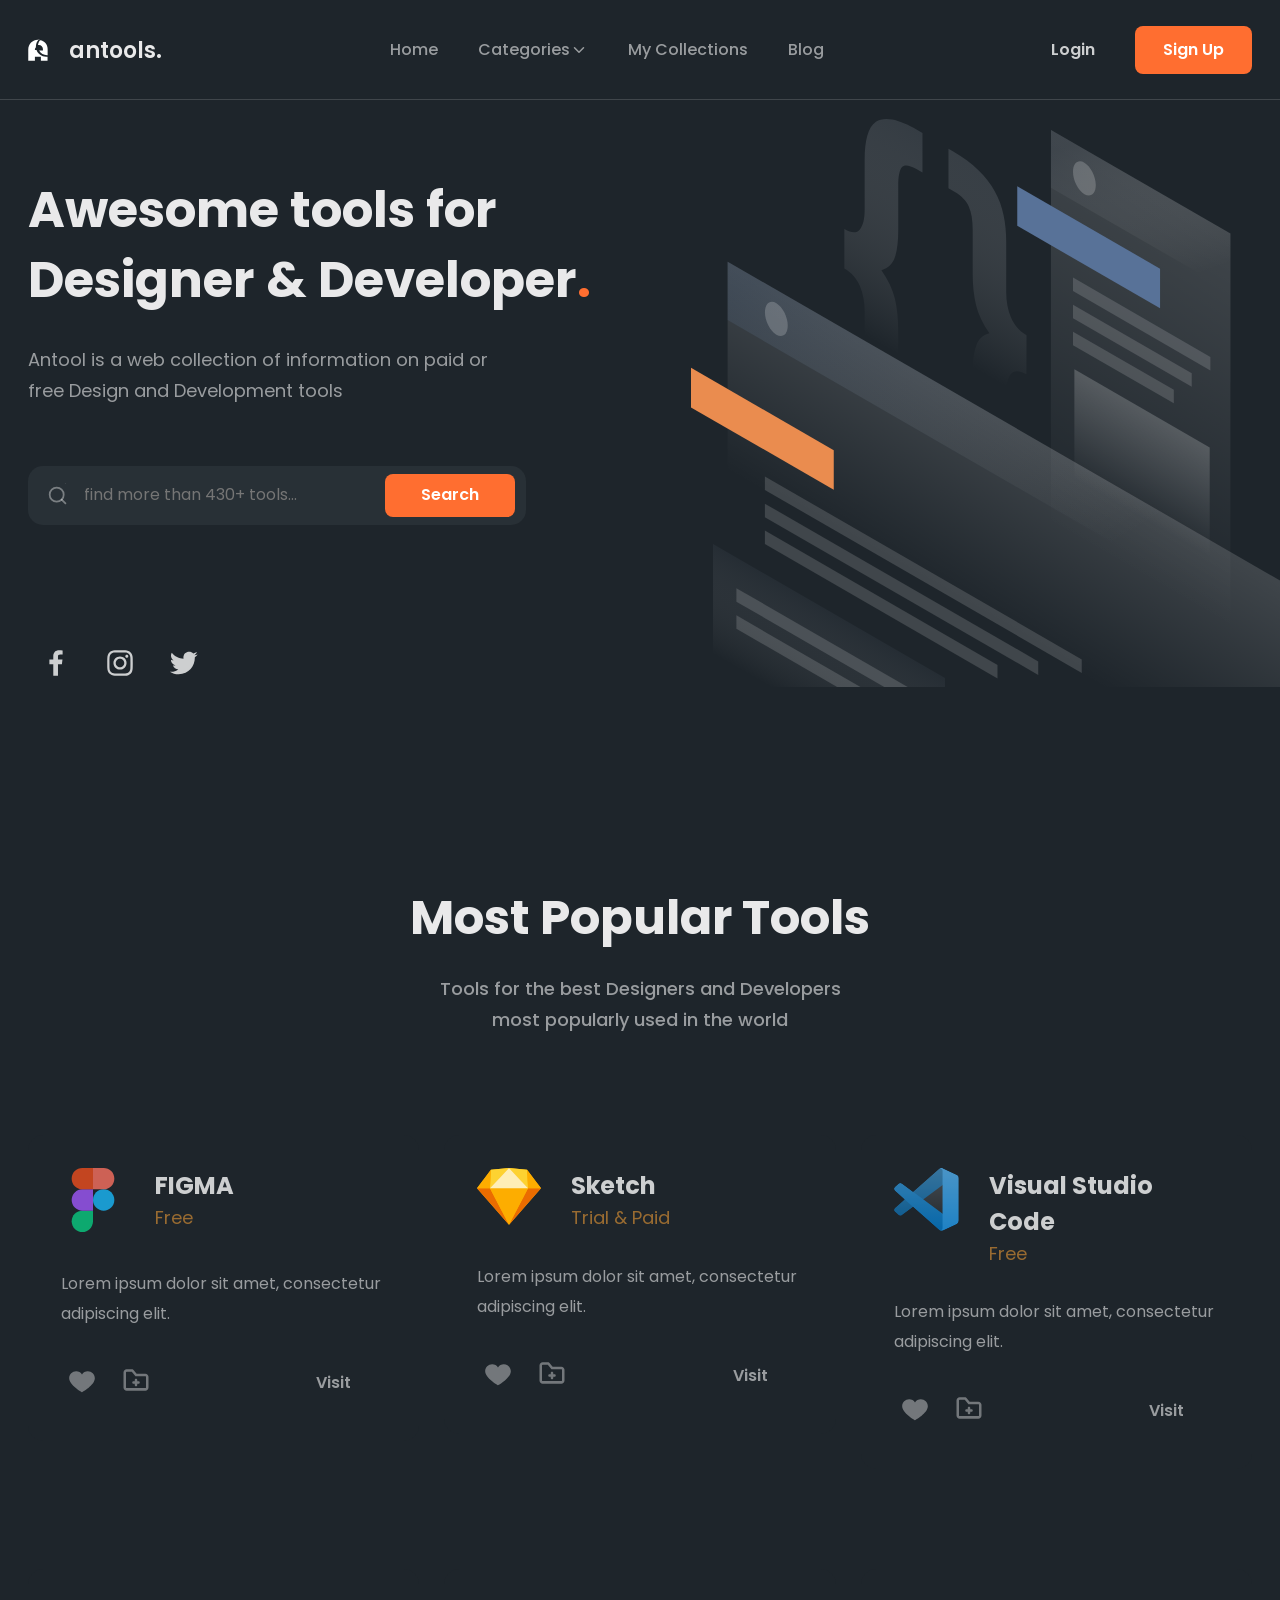
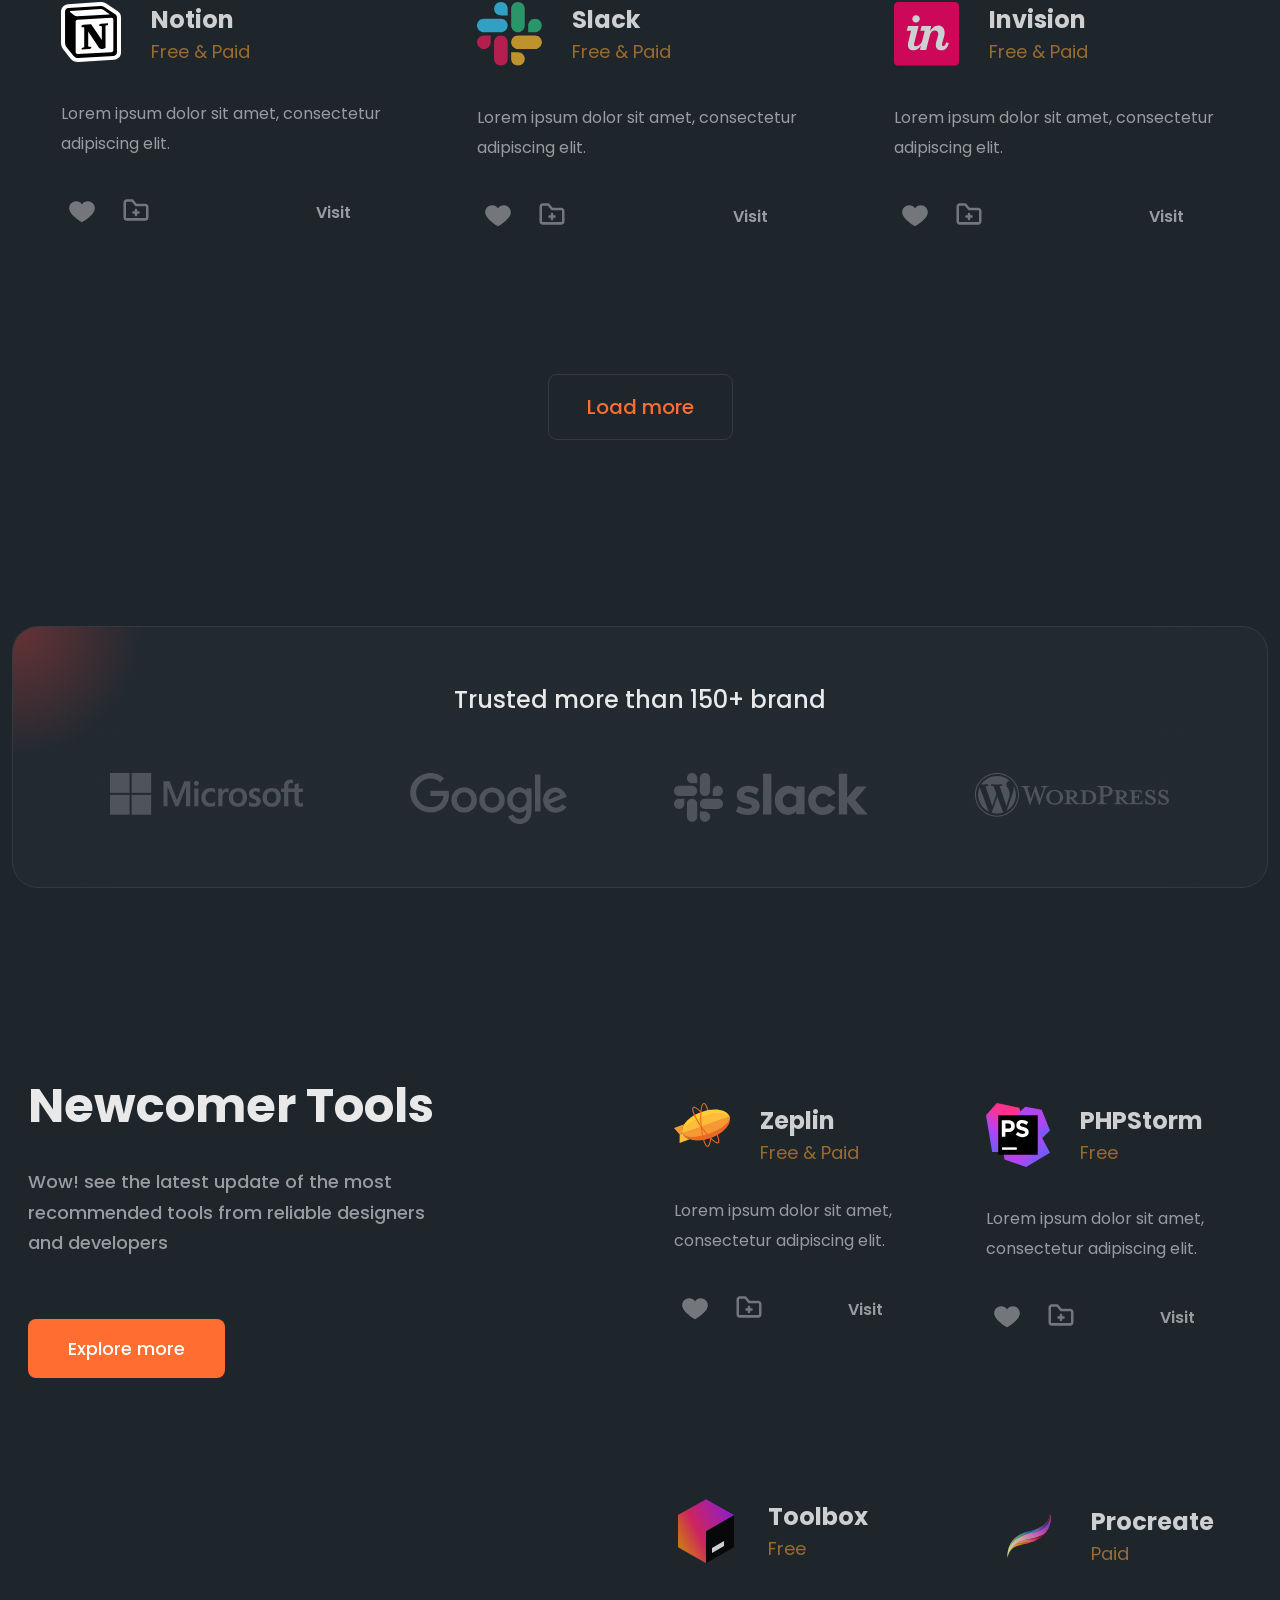
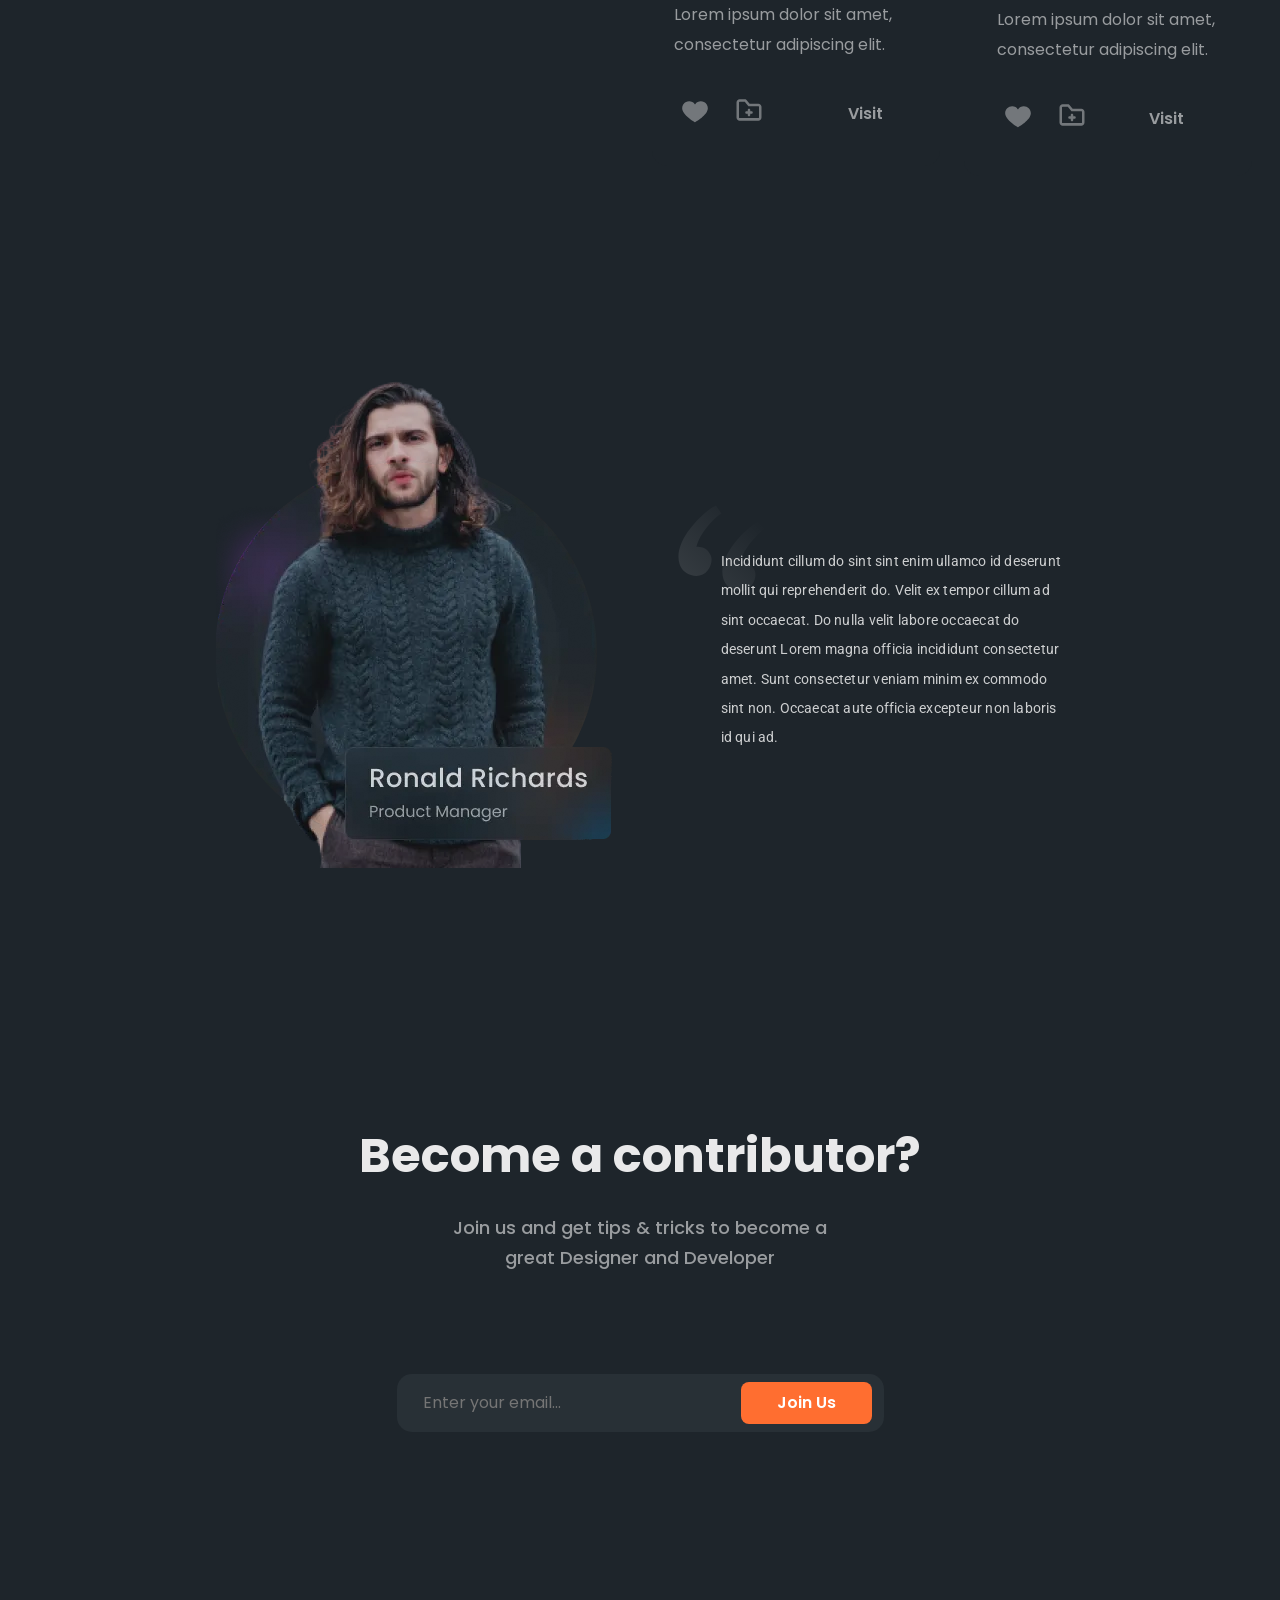
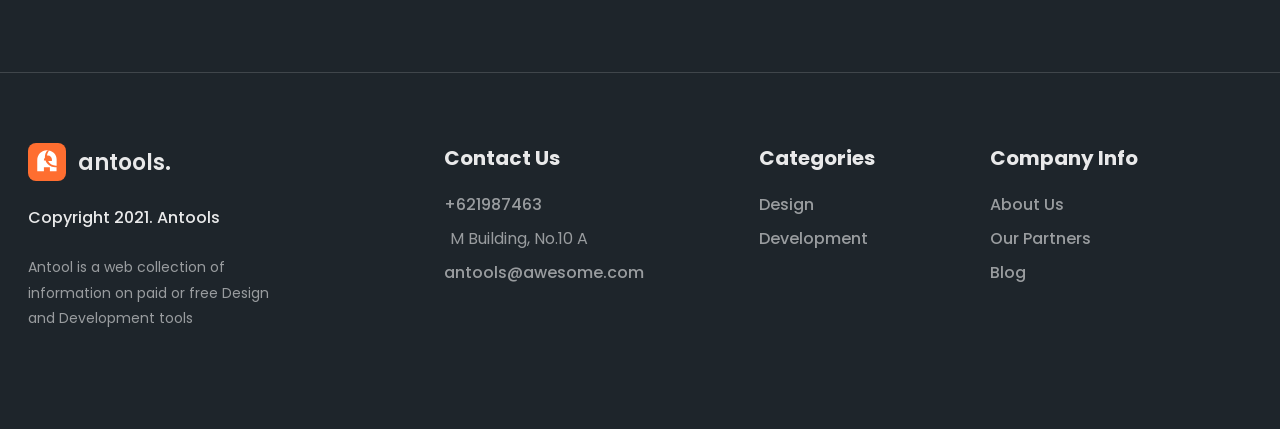
<file: index.html>
<!doctype html>
<html lang="en">
  <head>
    <meta charset="UTF-8" />
    <meta name="viewport" content="width=device-width, initial-scale=1.0" />
    <title>antools.</title>
    <!-- font -->
    <link rel="preconnect" href="https://fonts.googleapis.com" />
    <link rel="preconnect" href="https://fonts.gstatic.com" crossorigin />
    <link
      href="https://fonts.googleapis.com/css2?family=Poppins:wght@400;500;600&family=Roboto&display=swap"
      rel="stylesheet"
    />
    <!-- modern normalize -->
    <link
      rel="stylesheet"
      href="https://cdnjs.cloudflare.com/ajax/libs/modern-normalize/3.0.1/modern-normalize.min.css"
      integrity="sha512-q6WgHqiHlKyOqslT/lgBgodhd03Wp4BEqKeW6nNtlOY4quzyG3VoQKFrieaCeSnuVseNKRGpGeDU3qPmabCANg=="
      crossorigin="anonymous"
      referrerpolicy="no-referrer"
    />
    <!-- link -->
    <link rel="stylesheet" href="./src/style/reset.css" />
    <!-- link -->
    <link rel="stylesheet" href="./src/style/style.css" />
  </head>
  <body>
    <!-- ~~~~~~~~~~~~~~~~~~~~~~~~~~~~~~~~~~~~~~~~~~~~~~header~~~~~~~~~~~~~~~~~~~~~~~~~~~~~~~~~~~~~~~~~~~~~~ -->
    <header class="header">
      <div class="container header-container">
        <div class="logo-content">
          <a class="logo-link" href="./index.html">
            <img
              class="img-logo"
              src="./src/images/antools.svg"
              alt="antools logo"
            />
            <span class="logo">antools.</span>
          </a>
        </div>
        <nav class="nav">
          <ul class="nav-list">
            <li class="nav-item"><a class="nav-link" href="#home">Home</a></li>
            <li class="nav-item">
              <div class="categories-meta">
                <a class="nav-link categories-menu" href="#">Categories</a>
                <a class="categories-menu-chevron" href="#"
                  ><img
                    class="img-chevron"
                    src="./src/images/chevron-down.svg"
                    alt="chevron down"
                /></a>
              </div>
            </li>
            <li class="nav-item">
              <a class="nav-link" href="#collection">My Collections</a>
            </li>
            <li class="nav-item"><a class="nav-link" href="#blog">Blog</a></li>
          </ul>
        </nav>
        <div class="header-action">
          <ul class="action-list">
            <li class="action-item">
              <a class="action-link" href="#">Login</a>
            </li>
            <li class="action-item">
              <a class="action-button" href="#">Sign Up</a>
            </li>
          </ul>
        </div>
      </div>
    </header>
    <main class="main">
      <!-- ~~~~~~~~~~~~~~~~~~~~~~~~~~~~~~~~~~~~~~~~~~~~~~section-1~~~~~~~~~~~~~~~~~~~~~~~~~~~~~~~~~~~~~~~~~~~ -->
      <section class="hero" id="home">
        <div class="container">
          <div class="hero-body">
            <div class="hero-content">
              <h1 class="hero-title">
                Awesome tools for Designer & Developer<span class="point"
                  >.</span
                >
              </h1>
              <p class="hero-subtitle">
                Antool is a web collection of information on paid or free Design
                and Development tools
              </p>
            </div>
            <form class="hero-form" tabindex="1" action="#">
              <div class="form-content">
                <input
                  class="form-input"
                  placeholder="find more than 430+ tools..."
                  type="text"
                />
              </div>
              <button class="hero-button" type="submit">Search</button>
            </form>
            <div class="social-networks">
              <ul class="social-networks-list">
                <li class="social-networks-item">
                  <a
                    class="social-networks-link"
                    href="https://uk-ua.facebook.com/login/device-based/regular/login/?login_attempt=1"
                    ><svg class="social-networks-icon">
                      <use
                        href="./src/images/social-networks.svg#icon-facebook"
                      />
                    </svg>
                  </a>
                </li>
                <li class="social-networks-item">
                  <a
                    class="social-networks-link"
                    href="https://www.instagram.com/"
                    ><svg class="social-networks-icon">
                      <use
                        href="./src/images/social-networks.svg#icon-instagram"
                      />
                    </svg>
                  </a>
                </li>
                <li class="social-networks-item">
                  <a
                    class="social-networks-link"
                    href="https://x.com/i/flow/login?input_flow_data=%7B%22requested_variant%22%3A%22eyJsYW5nIjoiZW4ifQ%3D%3D%22%7D"
                    ><svg class="social-networks-icon">
                      <use
                        href="./src/images/social-networks.svg#icon-twitter"
                      />
                    </svg>
                  </a>
                </li>
              </ul>
            </div>
          </div>
        </div>
      </section>
      <!-- ~~~~~~~~~~~~~~~~~~~~~~~~~~~~~~~~~~~~~~~~~~~~~~section-2~~~~~~~~~~~~~~~~~~~~~~~~~~~~~~~~~~~~~~~~~~~ -->
      <section class="tools" id="collection">
        <div class="container tools-container">
          <div class="tools-meta">
            <h2 class="tools-title">Most Popular Tools</h2>
            <p class="tools-subtitle">
              Tools for the best Designers and Developers most popularly used in
              the world
            </p>
          </div>
          <div class="gallery-meta">
            <ul class="gallery-list">
              <!-- 1 -->
              <li class="gallery-item">
                <article class="app">
                  <div class="app-top">
                    <div class="app-photo">
                      <img
                        class="app-img"
                        src="./src/images/figma.svg"
                        alt="figma"
                      />
                    </div>
                    <div class="app-name">
                      <h3 class="app-title">FIGMA</h3>
                      <p class="app-subtitle">Free</p>
                    </div>
                  </div>
                  <p class="app-text">
                    Lorem ipsum dolor sit amet, consectetur adipiscing elit.
                  </p>
                  <div class="app-content">
                    <ul class="app-content-list">
                      <li class="app-content-item">
                        <input class="app-heart" type="checkbox" />
                      </li>
                      <li class="app-content-item">
                        <input class="app-folder" type="checkbox" />
                      </li>
                    </ul>
                    <a class="app-link" href="https://www.figma.com/downloads/"
                      >Visit</a
                    >
                  </div>
                </article>
              </li>
              <!-- 2 -->
              <li class="gallery-item">
                <article class="app">
                  <div class="app-top">
                    <div class="app-photo">
                      <img
                        class="app-img"
                        src="./src/images/sketch.svg"
                        alt="sketch"
                      />
                    </div>
                    <div class="app-name">
                      <h3 class="app-title">Sketch</h3>
                      <p class="app-subtitle">Trial & Paid</p>
                    </div>
                  </div>
                  <p class="app-text">
                    Lorem ipsum dolor sit amet, consectetur adipiscing elit.
                  </p>
                  <div class="app-content">
                    <ul class="app-content-list">
                      <li class="app-content-item">
                        <input class="app-heart" type="checkbox" />
                      </li>
                      <li class="app-content-item">
                        <input class="app-folder" type="checkbox" />
                      </li>
                    </ul>
                    <a class="app-link" href="https://www.sketch.com/">Visit</a>
                  </div>
                </article>
              </li>
              <!-- 3 -->
              <li class="gallery-item">
                <article class="app">
                  <div class="app-top">
                    <div class="app-photo">
                      <img
                        class="app-img"
                        src="./src/images/visual-studio-code.svg"
                        alt="Visual Studio Code"
                      />
                    </div>
                    <div class="app-name">
                      <h3 class="app-title">Visual Studio Code</h3>
                      <p class="app-subtitle">Free</p>
                    </div>
                  </div>
                  <p class="app-text">
                    Lorem ipsum dolor sit amet, consectetur adipiscing elit.
                  </p>
                  <div class="app-content">
                    <ul class="app-content-list">
                      <li class="app-content-item">
                        <input class="app-heart" type="checkbox" />
                      </li>
                      <li class="app-content-item">
                        <input class="app-folder" type="checkbox" />
                      </li>
                    </ul>
                    <a class="app-link" href="https://code.visualstudio.com/"
                      >Visit</a
                    >
                  </div>
                </article>
              </li>
              <!-- 4 -->
              <li class="gallery-item">
                <article class="app">
                  <div class="app-top">
                    <div class="app-photo">
                      <img
                        class="app-img"
                        src="./src/images/notion.svg"
                        alt="notion"
                      />
                    </div>
                    <div class="app-name">
                      <h3 class="app-title">Notion</h3>
                      <p class="app-subtitle">Free & Paid</p>
                    </div>
                  </div>
                  <p class="app-text">
                    Lorem ipsum dolor sit amet, consectetur adipiscing elit.
                  </p>
                  <div class="app-content">
                    <ul class="app-content-list">
                      <li class="app-content-item">
                        <input class="app-heart" type="checkbox" />
                      </li>
                      <li class="app-content-item">
                        <input class="app-folder" type="checkbox" />
                      </li>
                    </ul>
                    <a class="app-link" href="https://www.notion.com/">Visit</a>
                  </div>
                </article>
              </li>
              <!-- 5 -->
              <li class="gallery-item">
                <article class="app">
                  <div class="app-top">
                    <div class="app-photo">
                      <img
                        class="app-img"
                        src="./src/images/slack.svg"
                        alt="slack"
                      />
                    </div>
                    <div class="app-name">
                      <h3 class="app-title">Slack</h3>
                      <p class="app-subtitle">Free & Paid</p>
                    </div>
                  </div>
                  <p class="app-text">
                    Lorem ipsum dolor sit amet, consectetur adipiscing elit.
                  </p>
                  <div class="app-content">
                    <ul class="app-content-list">
                      <li class="app-content-item">
                        <input class="app-heart" type="checkbox" />
                      </li>
                      <li class="app-content-item">
                        <input class="app-folder" type="checkbox" />
                      </li>
                    </ul>
                    <a class="app-link" href="https://slack.com/">Visit</a>
                  </div>
                </article>
              </li>
              <!-- 6 -->
              <li class="gallery-item">
                <article class="app">
                  <div class="app-top">
                    <div class="app-photo">
                      <img
                        class="app-img"
                        src="./src/images/invision.svg"
                        alt="Invision"
                      />
                    </div>
                    <div class="app-name">
                      <h3 class="app-title">Invision</h3>
                      <p class="app-subtitle">Free & Paid</p>
                    </div>
                  </div>
                  <p class="app-text">
                    Lorem ipsum dolor sit amet, consectetur adipiscing elit.
                  </p>
                  <div class="app-content">
                    <ul class="app-content-list">
                      <li class="app-content-item">
                        <input class="app-heart" type="checkbox" />
                      </li>
                      <li class="app-content-item">
                        <input class="app-folder" type="checkbox" />
                      </li>
                    </ul>
                    <a
                      class="app-link"
                      href="https://invision-studio.en.softonic.com/"
                      >Visit</a
                    >
                  </div>
                </article>
              </li>
            </ul>
            <a class="tools-link" href="#">Load more</a>
          </div>
        </div>
      </section>
      <!-- ~~~~~~~~~~~~~~~~~~~~~~~~~~~~~~~~~~~~~~~~~~~~~~section-3~~~~~~~~~~~~~~~~~~~~~~~~~~~~~~~~~~~~~~~~~~~ -->
      <section class="brand">
        <div class="container brand-container">
          <h2 class="brand-title" hidden>brand</h2>
          <p class="brand-text">Trusted more than 150+ brand</p>
          <ul class="brand-list">
            <li class="brand-item">
              <a class="brand-link" href="https://www.microsoft.com/uk-ua"
                ><img
                  class="brand-logo"
                  src="./src/images/microsoft.svg"
                  alt="microsoft"
              /></a>
            </li>
            <li class="brand-item">
              <a class="brand-link" href="https://www.google.com.ua/?hl=uk"
                ><img
                  class="brand-logo"
                  src="./src/images/google.svg"
                  alt="google"
              /></a>
            </li>
            <li class="brand-item">
              <a class="brand-link" href="https://slack.com/"
                ><img
                  class="brand-logo"
                  src="./src/images/logos-slack.svg"
                  alt="slack"
              /></a>
            </li>
            <li class="brand-item">
              <a class="brand-link" href="https://uk.wordpress.org/"
                ><img
                  class="brand-logo"
                  src="./src/images/wordpress.svg"
                  alt="wordpress"
              /></a>
            </li>
          </ul>
        </div>
      </section>
      <!-- ~~~~~~~~~~~~~~~~~~~~~~~~~~~~~~~~~~~~~~~~~~~~~~section-4~~~~~~~~~~~~~~~~~~~~~~~~~~~~~~~~~~~~~~~~~~~ -->
      <section class="new-tools">
        <div class="container new-tools-container">
          <div class="new-tools-meta">
            <div class="new-tools-text-group">
              <h2 class="new-tools-title">Newcomer Tools</h2>
              <p class="new-tools-text">
                Wow! see the latest update of the most recommended tools from
                reliable designers and developers
              </p>
            </div>
            <a class="new-tools-button" href="#">Explore more</a>
          </div>
          <div class="gallery-meta new-gallery-meta">
            <ul class="gallery-list new-gallery-list">
              <!-- 1 -->
              <li class="gallery-item new-gallery-item">
                <article class="app new-app">
                  <div class="app-top">
                    <div class="app-photo">
                      <img
                        class="app-img"
                        src="./src/images/zeplin.svg"
                        alt="Zeplin"
                      />
                    </div>
                    <div class="app-name">
                      <h3 class="app-title">Zeplin</h3>
                      <p class="app-subtitle">Free & Paid</p>
                    </div>
                  </div>
                  <p class="app-text">
                    Lorem ipsum dolor sit amet, consectetur adipiscing elit.
                  </p>
                  <div class="app-content">
                    <ul class="app-content-list">
                      <li class="app-content-item">
                        <input class="app-heart" type="checkbox" />
                      </li>
                      <li class="app-content-item">
                        <input class="app-folder" type="checkbox" />
                      </li>
                    </ul>
                    <a class="app-link" href="https://zeplin.io/">Visit</a>
                  </div>
                </article>
              </li>
              <!-- 2 -->
              <li class="gallery-item new-gallery-item">
                <article class="app new-app">
                  <div class="app-top">
                    <div class="app-photo">
                      <img
                        class="app-img"
                        src="./src/images/phpstorm.svg"
                        alt="PHPStorm"
                      />
                    </div>
                    <div class="app-name">
                      <h3 class="app-title">PHPStorm</h3>
                      <p class="app-subtitle">Free</p>
                    </div>
                  </div>
                  <p class="app-text">
                    Lorem ipsum dolor sit amet, consectetur adipiscing elit.
                  </p>
                  <div class="app-content">
                    <ul class="app-content-list">
                      <li class="app-content-item">
                        <input class="app-heart" type="checkbox" />
                      </li>
                      <li class="app-content-item">
                        <input class="app-folder" type="checkbox" />
                      </li>
                    </ul>
                    <a
                      class="app-link"
                      href="https://www.jetbrains.com/ru-ru/phpstorm/download/#section=windows"
                      >Visit</a
                    >
                  </div>
                </article>
              </li>
              <!-- 3 -->
              <li class="gallery-item new-gallery-item">
                <article class="app new-app">
                  <div class="app-top">
                    <div class="app-photo">
                      <img
                        class="app-img"
                        src="./src/images/toolbox.svg"
                        alt="Toolbox"
                      />
                    </div>
                    <div class="app-name">
                      <h3 class="app-title">Toolbox</h3>
                      <p class="app-subtitle">Free</p>
                    </div>
                  </div>
                  <p class="app-text">
                    Lorem ipsum dolor sit amet, consectetur adipiscing elit.
                  </p>
                  <div class="app-content">
                    <ul class="app-content-list">
                      <li class="app-content-item">
                        <input class="app-heart" type="checkbox" />
                      </li>
                      <li class="app-content-item">
                        <input class="app-folder" type="checkbox" />
                      </li>
                    </ul>
                    <a
                      class="app-link"
                      href="https://www.jetbrains.com/toolbox-app/"
                      >Visit</a
                    >
                  </div>
                </article>
              </li>
              <!-- 4 -->
              <li class="gallery-item new-gallery-item">
                <article class="app">
                  <div class="app-top">
                    <div class="app-photo">
                      <img
                        class="app-img"
                        src="./src/images/procreate.svg"
                        alt="Procreate"
                      />
                    </div>
                    <div class="app-name">
                      <h3 class="app-title">Procreate</h3>
                      <p class="app-subtitle">Paid</p>
                    </div>
                  </div>
                  <p class="app-text">
                    Lorem ipsum dolor sit amet, consectetur adipiscing elit.
                  </p>
                  <div class="app-content">
                    <ul class="app-content-list">
                      <li class="app-content-item">
                        <input class="app-heart" type="checkbox" />
                      </li>
                      <li class="app-content-item">
                        <input class="app-folder" type="checkbox" />
                      </li>
                    </ul>
                    <a class="app-link" href="https://procreate.com/">Visit</a>
                  </div>
                </article>
              </li>
            </ul>
          </div>
        </div>
      </section>
      <!-- ~~~~~~~~~~~~~~~~~~~~~~~~~~~~~~~~~~~~~~~~~~~~~~section-5~~~~~~~~~~~~~~~~~~~~~~~~~~~~~~~~~~~~~~~~~~~ -->
      <section class="manager" id="blog">
        <div class="container manager-container">
          <h2 hidden>Product Manager</h2>
          <div class="manager-photo">
            <img
              class="manager-img"
              src="./src/images/ronald-richards.webp"
              alt="Ronald Richards"
            />
          </div>
          <p class="manager-text">
            Incididunt cillum do sint sint enim ullamco id deserunt mollit qui
            reprehenderit do. Velit ex tempor cillum ad sint occaecat. Do nulla
            velit labore occaecat do deserunt Lorem magna officia incididunt
            consectetur amet. Sunt consectetur veniam minim ex commodo sint non.
            Occaecat aute officia excepteur non laboris id qui ad.
          </p>
        </div>
      </section>
      <!-- ~~~~~~~~~~~~~~~~~~~~~~~~~~~~~~~~~~~~~~~~~~~~~~section-6~~~~~~~~~~~~~~~~~~~~~~~~~~~~~~~~~~~~~~~~~~~ -->
      <section class="registration">
        <div class="container registration-container">
          <div class="registration-text">
            <h2 class="registration-title">Become a contributor?</h2>
            <p class="registration-subtitle">
              Join us and get tips & tricks to become a great Designer and
              Developer
            </p>
          </div>
          <form class="registration-form" action="#">
            <input
              class="registration-input"
              placeholder="Enter your email..."
              type="email"
            />
            <button class="registration-button" type="submit">Join Us</button>
          </form>
        </div>
      </section>
    </main>
    <!-- ~~~~~~~~~~~~~~~~~~~~~~~~~~~~~~~~~~~~~~~~~~~~~~footer~~~~~~~~~~~~~~~~~~~~~~~~~~~~~~~~~~~~~~~~~~~~~~ -->
    <footer class="footer">
      <div class="container footer-container">
        <div class="footer-info">
          <div class="logo-content-orange">
            <a class="logo-link-orange" href="./index.html">
              <img
                class="img-logo-orange"
                src="./src/images/antools-orange.svg"
                alt="antools logo"
              />
              <span class="logo">antools.</span>
            </a>
          </div>
          <p class="footer-info-copyright">Copyright 2021. Antools</p>
          <p class="footer-info-text">
            Antool is a web collection of information on paid or free Design and
            Development tools
          </p>
        </div>
        <div class="footer-add">
          <div class="footer-link">
            <h3 class="contact">Contact Us</h3>
            <ul class="contact-list">
              <li class="contact-item">
                <a class="contact-link" href="#">+621987463</a>
              </li>
              <!-- ~~~~~~~~~~~~~~~~~~~~~~~~~~~~~~ -->
              <li class="contact-item">
                <button class="contact-link" data-modal-open>
                  M Building, No.10 A
                </button>
              </li>
              <div class="backdrop is-hidden" data-modal>
                <div class="modal">
                  <button class="btn-close" data-modal-close>
                    <img src="./src/images/xmark.svg" alt="X" />
                  </button>
                  <h2 class="modal-title">M Building, No.10 A</h2>
                  <iframe
                    src="https://www.google.com/maps/embed?pb=!1m18!1m12!1m3!1d3055.070107502422!2d11.5595049915803!3d48.12112608960903!2m3!1f0!2f0!3f0!3m2!1i1024!2i768!4f13.1!3m3!1m2!1s0x479ddfd88ba2d8a9%3A0x30b0743654c3a0a!2sPapazofs%207%20Seas%20GmbH!5e0!3m2!1sru!2sua!4v1749932190592!5m2!1sru!2sua"
                    width="572"
                    height="248"
                    style="border: 0"
                    allowfullscreen=""
                    loading="lazy"
                    referrerpolicy="no-referrer-when-downgrade"
                  ></iframe>
                  <a
                    class="modal-link"
                    href="https://www.google.com/maps/place/Papazofs+7+Seas+GmbH/@48.1211261,11.559505,16.8z/data=!4m6!3m5!1s0x479ddfd88ba2d8a9:0x30b0743654c3a0a!8m2!3d48.119072!4d11.5566767!16s%2Fg%2F11gvfbc6nb?hl=ru&entry=ttu&g_ep=EgoyMDI1MDYxMS4wIKXMDSoASAFQAw%3D%3D"
                    >View Map</a
                  >
                </div>
              </div>
              <!-- ~~~~~~~~~~~~~~~~~~~~~~~~~~~~~~ -->
              <li class="contact-item">
                <a class="contact-link" href="#">antools@awesome.com</a>
              </li>
            </ul>
          </div>
          <div class="footer-link">
            <h3 class="categories">Categories</h3>
            <ul class="categories-list">
              <li class="categories-item">
                <a class="categories-link" href="#">Design</a>
              </li>
              <li class="categories-item">
                <a class="categories-link" href="#">Development</a>
              </li>
            </ul>
          </div>
          <div class="footer-link">
            <h3 class="company">Company Info</h3>
            <ul class="company-list">
              <li class="company-item">
                <a class="company-link" href="#">About Us</a>
              </li>
              <li class="company-item">
                <a class="company-link" href="#">Our Partners</a>
              </li>
              <li class="company-item">
                <a class="company-link" href="#">Blog</a>
              </li>
            </ul>
          </div>
        </div>
      </div>
    </footer>
    <script src="./src/js/index.js" type="module"></script>
  </body>
</html>
</file>
<file: src/style/style.css>
/* ~~~~~~~~~~~~~~~~~~~~~~~~~~~~~~~~~~~~~~~~~~~~~~change~~~~~~~~~~~~~~~~~~~~~~~~~~~~~~~~~~~~~~~~~~~~~~ */
:root {
  /* font */
  --textPrimary: "Poppins", sans-serif;
  --textForSection5: "Roboto", sans-serif;
  /* color */
  --colorTextPrimary: rgba(255, 255, 255, 0.55);
  --colorSecondText: rgba(255, 255, 255, 0.9);
  --colorTitle: rgba(255, 255, 255, 0.78);
  --colorTextLink: #ffffff;
  --colorAccent: #ff6e30;
  --colorSubtitle: #ffa5378c;
  --backgroundColor: #1e252b;
  --backgroundColorSecond: #283036;
  --colorBorder: rgba(255, 255, 255, 0.1);
}
/* ~~~~~~~~~~~~~~~~~~~~~~~~~~~~~~~~~~~~~~~~~~~~~~global~~~~~~~~~~~~~~~~~~~~~~~~~~~~~~~~~~~~~~~~~~~~~~ */
html {
  scroll-behavior: smooth;
}
body {
  background-color: var(--backgroundColor);
  font-family: var(--textPrimary);
  font-weight: 500;
  font-size: 16px;
  line-height: 1.5;
  color: var(--colorTextPrimary);
}
.container {
  max-width: 1254px;
  padding: 0px 15px 0px 15px;
  margin-left: auto;
  margin-right: auto;
}
/* ~~~~~~~~~~~~~~~~~~~~~~~~~~~~~~~~~~~~~~~~~~~~~~header~~~~~~~~~~~~~~~~~~~~~~~~~~~~~~~~~~~~~~~~~~~~~~ */
.header {
  padding-top: 26px;

  width: 100%;
  position: fixed;
  left: 0;
  top: 0;
  z-index: 100;
  background-color: var(--backgroundColor);
  min-height: 100px;
  border-bottom: 0.1px solid rgba(255, 255, 255, 0.15);
}
.logo {
  font-weight: 600;
  font-size: 22px;
  color: var(--colorSecondText);
  transition: color 500ms linear;
}
.logo-link:hover .logo {
  color: var(--colorAccent);
}
.logo-link {
  display: flex;
  gap: 21px;
}
.header-container {
  display: flex;
  justify-content: space-between;
  align-items: center;
}
.nav-list {
  display: flex;
  gap: 40px;
}
.nav-item {
  display: flex;
  align-items: center;
  justify-content: center;
}
.nav-link:hover {
  color: var(--colorTextLink);
}
.nav-link::before {
  margin-left: auto;
}
.nav-link::before,
.nav-link::after {
  content: "";
  width: 0%;
  height: 2px;
  background-image: linear-gradient(to right, var(--colorAccent), transparent);
  display: block;
  transition: 0.5s;
}
.nav-link::after {
  background-image: linear-gradient(to left, var(--colorAccent), transparent);
}
.nav-link:hover:before,
.nav-link:hover:after {
  width: 100%;
}
.categories-meta {
  display: flex;
  align-items: center;
}
.categories-menu-chevron {
  height: 18px;
  width: 18px;
}
.action-list {
  display: flex;
  align-items: center;
  gap: 40px;
}
.action-link {
  font-weight: 600;
  color: var(--colorTitle);
  transition: color 500ms ease;
}
.action-link:hover {
  color: var(--colorAccent);
}
.action-button {
  font-weight: 600;
  color: var(--colorTextLink);
  padding: 12px 28px;
  border-radius: 8px;
  background-color: var(--colorAccent);
  display: inline-block;
  transition:
    background-color 500ms ease,
    color 500ms ease;
}
.action-button:hover {
  background-color: transparent;
  color: var(--colorAccent);
  outline: 1px solid var(--colorAccent);
}
/* ~~~~~~~~~~~~~~~~~~~~~~~~~~~~~~~~~~~~~~~~~~~~~~section-1~~~~~~~~~~~~~~~~~~~~~~~~~~~~~~~~~~~~~~~~~~~ */
.hero {
  background-image: url(../images/illustration.svg);
  background-repeat: no-repeat;
  background-position: right bottom;
  padding-top: 175px;
}
.hero-body {
  display: flex;
  flex-direction: column;
}
.hero-content {
  display: flex;
  flex-direction: column;
  gap: 30px;
}
.hero-title {
  font-size: 50px;
  line-height: 1.4;
  color: var(--colorSecondText);
  max-width: 600px;
}
.point {
  color: var(--colorAccent);
}
.hero-subtitle {
  font-weight: 400;
  font-size: 18px;
  line-height: 1.7;
  max-width: 487px;
  margin-bottom: 60px;
}
.hero-form {
  display: flex;
  align-items: center;
  background-color: var(--backgroundColorSecond);
  border-radius: 15px;
  padding: 8px 11px 8px 19px;
  max-width: 498px;
  transition:
    background-color 1s ease,
    box-shadow 1s ease;
}
.hero-form:hover,
.hero-form:focus-within {
  transition:
    background-color 0.5s ease,
    box-shadow 0.5s ease;
  background-color: rgba(0, 0, 0, 0.1);
  box-shadow: 0px 0px 10px 5px var(--backgroundColorSecond);
}
.form-input:focus {
  color: var(--colorTextLink);
}
.form-input {
  background-color: transparent;
  color: rgba(255, 255, 255, 0.38);
  outline: none;
  width: 100%;
}
.form-content {
  display: flex;
  align-items: center;
  gap: 13px;
  flex-grow: 1;
}
.form-content::before {
  content: "";
  display: block;
  height: 24px;
  width: 24px;
  background-image: url(../images/search.svg);
  background-size: contain;
  background-position: center;
}
.hero-button {
  font-weight: 600;
  color: var(--colorTextLink);
  padding: 12px 36px;
  border-radius: 8px;
  background-color: var(--colorAccent);
  display: inline-block;
  transition-property: background-color, color;
  transition-duration: 1s;
  transition-timing-function: ease;
}
.hero-button:hover {
  transition-property: background-color, color;
  transition-duration: 0.5s;
  transition-timing-function: ease;
  background-color: transparent;
  outline: 1px solid var(--colorAccent);
  color: var(--colorAccent);
}
.social-networks-list {
  padding-top: 121px;
  display: flex;
  gap: 8px;
}
.social-networks-item {
  transition: opacity 0.3s linear;
}
.social-networks-item:hover {
  opacity: 0.6;
}
.social-networks-link {
  padding: 11px;
}
.social-networks-icon {
  fill: var(--colorTitle);
  width: 34px;
  height: 34px;
}
/* ~~~~~~~~~~~~~~~~~~~~~~~~~~~~~~~~~~~~~~~~~~~~~~section-2~~~~~~~~~~~~~~~~~~~~~~~~~~~~~~~~~~~~~~~~~~~ */
.tools {
  padding-top: 200px;
}
.tools-container {
  display: flex;
  flex-direction: column;
  align-items: center;
  gap: 100px;
}
.tools-meta {
  display: flex;
  flex-direction: column;
  gap: 25px;
  align-items: center;
}
.tools-title {
  font-size: 48px;
  line-height: 1.3;
  color: var(--colorSecondText);
}
.tools-subtitle {
  font-size: 18px;
  line-height: 1.7;
  text-align: center;
  max-width: 427px;
}
.gallery-meta {
  display: flex;
  flex-direction: column;
  align-items: center;
  gap: 100px;
}
.gallery-list {
  display: flex;
  flex-wrap: wrap;
  column-gap: 25px;
  row-gap: 100px;
}
.gallery-item {
  flex-basis: calc((100% - 50px) / 3);
}
.app {
  display: flex;
  flex-direction: column;
  gap: 30px;
  background-color: var(--backgroundColor);
  padding: 33px;
  border-radius: 15px;
  transition: transform 0.5s ease-in;
}
.app:hover {
  transform: translateY(-20px);
  background-image:
    linear-gradient(to left, rgba(44, 53, 61, 0.6), rgba(44, 53, 61, 0.6)),
    radial-gradient(
      circle at 85% 3%,
      rgba(255, 110, 48, 0.6) 0% 0%,
      rgba(44, 53, 61, 0.2) 23% 100%
    );
  outline: 1px solid var(--colorBorder);
  backdrop-filter: blur(50px);
}
.app:hover .app-link {
  background-color: var(--colorAccent);
  color: var(--colorTextLink);
}
.app-top {
  display: flex;
  gap: 30px;
}
.app-title {
  font-size: 24px;
  color: var(--colorTitle);
}
.app-subtitle {
  font-weight: 400;
  font-size: 18px;
  color: var(--colorSubtitle);
}
.app-text {
  font-weight: 400;
  line-height: 1.87;
  max-width: 326;
}
.app-content {
  display: flex;
  justify-content: space-between;
}
.app-content-list {
  display: flex;
  align-items: center;
  gap: 12px;
}
.app-heart,
.app-folder {
  cursor: pointer;
}
.app-heart {
  appearance: none;
  width: 42px;
  height: 42px;
  background-image: url(../images/like.svg);
  background-position: center;
  background-size: 28px 28px;
  background-repeat: no-repeat;
  transition: background-image 0.2s linear;
}
.app-heart:checked {
  background-image: url(../images/red-like.svg);
  border-radius: 8px;
  padding: 7px;
  box-shadow:
    0px 1px 3px 0px rgba(0, 0, 0, 0.12),
    0px 1px 1px 2px rgba(0, 0, 0, 0.14);
}
.app-folder {
  appearance: none;
  width: 42px;
  height: 42px;
  background-image: url(../images/folder-add.svg);
  background-position: center;
  background-size: 30px 30px;
  background-repeat: no-repeat;
  transition: background-image 0.2s linear;
}
.app-folder:checked {
  background-image: url(../images/folder-add-chek.svg);
  border-radius: 8px;
  box-shadow:
    0px 1px 3px 0px rgba(0, 0, 0, 0.12),
    0px 1px 1px 2px rgba(0, 0, 0, 0.14);
}
.app-folder {
  max-width: 42px;
  min-height: 42px;
}
.app-link {
  font-weight: 600;
  padding: 9px 35px;
  border-radius: 8px;
  background-color: transparent;
  display: flex;
  align-items: center;
  transition-property: background-color, color;
  transition-duration: 0.5s;
  transition-timing-function: ease;
}
.app-content > .app-link:hover {
  background-color: transparent;
  color: var(--colorAccent);
  outline: 1px solid var(--colorAccent);
}
.tools-link {
  font-size: 20px;
  color: var(--colorAccent);
  background-color: var(--backgroundColor);
  padding: 17px 38px;
  outline: 1px solid var(--colorBorder);
  border-radius: 8px;
  display: inline-block;
  transition-property: background-color, color;
  transition-duration: 1s;
  transition-timing-function: ease;
}
.tools-link:hover {
  background-color: var(--colorAccent);
  outline: 1px solid transparent;
  color: var(--backgroundColor);
}
/* ~~~~~~~~~~~~~~~~~~~~~~~~~~~~~~~~~~~~~~~~~~~~~~section-3~~~~~~~~~~~~~~~~~~~~~~~~~~~~~~~~~~~~~~~~~~~ */
.brand {
  padding: 188px 0 188px;
}
.brand-container {
  display: flex;
  flex-direction: column;
  align-items: center;
  gap: 55px;
  padding: 55px 83px 56px 82px;
  border-radius: 25px;
  background-image:
    linear-gradient(to left, rgba(44, 53, 61, 0.2), rgba(44, 53, 61, 0.2)),
    radial-gradient(
      circle at top left,
      rgba(255, 72, 66, 0.4) 0% 0%,
      rgba(44, 53, 61, 0.2) 10% 100%
    );
  outline: 1px solid var(--colorBorder);
  backdrop-filter: blur(50px);
}
.brand-text {
  font-size: 24px;
  color: var(--colorSecondText);
}
.brand-list {
  display: flex;
  gap: 107px;
}
.brand-link {
  display: inline-block;
  transition:
    opacity 0.3s linear,
    transform 0.2s linear;
}
.brand-link:hover {
  opacity: 0.5;
  transform: scale(1.05);
}
/* ~~~~~~~~~~~~~~~~~~~~~~~~~~~~~~~~~~~~~~~~~~~~~~section-4~~~~~~~~~~~~~~~~~~~~~~~~~~~~~~~~~~~~~~~~~~~ */
.new-tools-container {
  display: flex;
  justify-content: space-between;
}
.new-tools-text-group {
  display: flex;
  flex-direction: column;
  gap: 30px;
}
.new-tools-meta {
  display: flex;
  flex-direction: column;
  align-items: flex-start;
  gap: 60px;
  max-width: 427px;
}
.new-tools-title {
  font-size: 48px;
  line-height: 1.3;
  color: var(--colorSecondText);
}
.new-tools-text {
  font-size: 18px;
  line-height: 1.7;
  max-width: 427px;
}
.new-tools-button {
  font-size: 18px;
  color: var(--colorTextLink);
  padding: 16px 40px;
  border-radius: 8px;
  background-color: var(--colorAccent);
  display: inline-block;
  transition-property: background-color, color;
  transition-duration: 0.5s;
  transition-timing-function: ease;
}
.new-tools-button:hover {
  background-color: transparent;
  color: var(--colorAccent);
  outline: 1px solid var(--colorAccent);
}
.new-gallery-list {
  display: flex;
  flex-wrap: wrap;
  column-gap: 24px;
  row-gap: 100px;
  max-width: 600px;
}
.new-gallery-item {
  flex-basis: calc((100% - 24px) / 2);
}
.new-app {
  padding: 28px 22px;
}
/* ~~~~~~~~~~~~~~~~~~~~~~~~~~~~~~~~~~~~~~~~~~~~~~section-5~~~~~~~~~~~~~~~~~~~~~~~~~~~~~~~~~~~~~~~~~~~ */
.manager {
  padding: 200px 0 250px;
}
.manager-container {
  display: flex;
  align-items: center;
  gap: 57px;
  justify-content: center;
}
.manager-text {
  font-family: var(--textForSection5);
  font-weight: 400;
  font-size: 14px;
  line-height: 2.1;
  color: var(--colorTitle);
  letter-spacing: 0.015em;
  max-width: 393px;
  background-image: url(../images/dacration.svg);
  padding: 48px 0 0 49px;
  background-repeat: no-repeat;
  background-position: left top;
}
/* ~~~~~~~~~~~~~~~~~~~~~~~~~~~~~~~~~~~~~~~~~~~~~~section-6~~~~~~~~~~~~~~~~~~~~~~~~~~~~~~~~~~~~~~~~~~~ */
.registration {
  padding: 0 0 240px;
}
.registration-container {
  display: flex;
  flex-direction: column;
  align-items: center;
  gap: 100px;
}
.registration-text {
  display: flex;
  flex-direction: column;
  align-items: center;
  gap: 25px;
}
.registration-title {
  font-size: 48px;
  line-height: 1.3;
  color: var(--colorSecondText);
}
.registration-subtitle {
  font-size: 18px;
  line-height: 1.7;
  text-align: center;
  max-width: 427px;
}
.registration-form {
  display: flex;
  align-items: center;
  background-color: var(--backgroundColorSecond);
  border-radius: 15px;
  padding: 8px 12px 8px 24px;
  max-width: 550px;
  transition:
    background-color 1s ease,
    box-shadow 1s ease;
}
.registration-form:hover,
.registration-form:focus-within {
  transition:
    background-color 0.5s ease,
    box-shadow 0.5s ease;
  background-color: rgba(0, 0, 0, 0.1);
  box-shadow: 0px 0px 10px 5px var(--backgroundColorSecond);
}
.registration-input {
  background-color: transparent;
  color: rgba(255, 255, 255, 0.38);
  flex-grow: 1;
  outline: none;
}
.registration-input:focus {
  color: var(--colorTextLink);
}
.registration-button {
  font-weight: 600;
  color: var(--colorTextLink);
  background-color: var(--colorAccent);
  padding: 12px 36px;
  border-radius: 8px;
  transition-property: background-color, color;
  transition-duration: 1s;
  transition-timing-function: ease;
}
.registration-button:hover {
  transition-property: background-color, color;
  transition-duration: 0.5s;
  transition-timing-function: ease;
  background-color: transparent;
  color: var(--colorTextLink);
  outline: 1px solid var(--colorAccent);
  color: var(--colorAccent);
}
/* ~~~~~~~~~~~~~~~~~~~~~~~~~~~~~~~~~~~~~~~~~~~~~~footer~~~~~~~~~~~~~~~~~~~~~~~~~~~~~~~~~~~~~~~~~~~~~~ */
.footer {
  padding: 70px 0 98px;
  border-top: 0.5px solid rgba(255, 255, 255, 0.15);
}
.footer-container {
  display: flex;
  gap: 156px;
}
.footer-info {
  display: flex;
  flex-direction: column;
  gap: 25px;
}
.logo-link-orange {
  display: flex;
  gap: 12px;
  align-items: center;
}
.logo-link-orange:hover .logo {
  color: var(--colorAccent);
}
.footer-info-copyright {
  color: var(--colorSecondText);
}
.footer-info-text {
  font-weight: 400;
  font-size: 14px;
  line-height: 1.8;
  max-width: 260px;
}
.footer-add {
  display: flex;
  gap: 115px;
}
.footer-link {
  display: flex;
  flex-direction: column;
  gap: 20px;
}
.contact-list,
.categories-list,
.company-list {
  display: flex;
  flex-direction: column;
  gap: 10px;
}
.contact,
.categories,
.company {
  font-size: 20px;
  color: var(--colorSecondText);
}
.contact-link,
.categories-link,
.company-link {
  transition: opacity 0.3s linear;
}
.contact-link:hover,
.categories-link:hover,
.company-link:hover {
  opacity: 0.5;
}
.backdrop {
  position: fixed;
  background-color: rgba(0, 0, 0, 0.315);
  inset: 0;
  transition: opacity 0.5s ease;
}
.backdrop.is-hidden {
  opacity: 0;
  pointer-events: none;
}
.modal {
  background-color: #2c353d;
  background-image: linear-gradient(
    to top right,
    #2c353d 0% 55%,
    rgba(255, 110, 48, 0.65) 85% 100%
  );
  border-radius: 15px;
  position: absolute;
  min-width: 400px;
  max-width: 612px;
  top: 50%;
  left: 50%;
  transform: translateX(-50%) translateY(-50%);
  padding: 20px;
  display: flex;
  flex-direction: column;
  row-gap: 20px;
  align-items: center;
  transition: 0.5s;
}
.modal:hover {
  box-shadow: 0px 0px 10px 5px rgba(0, 0, 0, 0.568);
}
.btn-close {
  position: absolute;
  right: 18px;
  top: 18px;
}
.modal-title {
  color: var(--colorTextLink);
}
.modal-link {
  color: var(--colorAccent);
  padding: 13px 38px;
  outline: 1px solid var(--colorBorder);
  border-radius: 8px;
  transition-property: background-color, outline, color;
  transition-duration: 0.5s;
  transition-timing-function: linear;
}
.modal-link:hover {
  background-color: var(--colorAccent);
  outline: 1px solid transparent;
  color: var(--backgroundColor);
}
.no-scroll {
  overflow: hidden;
}
</file>
